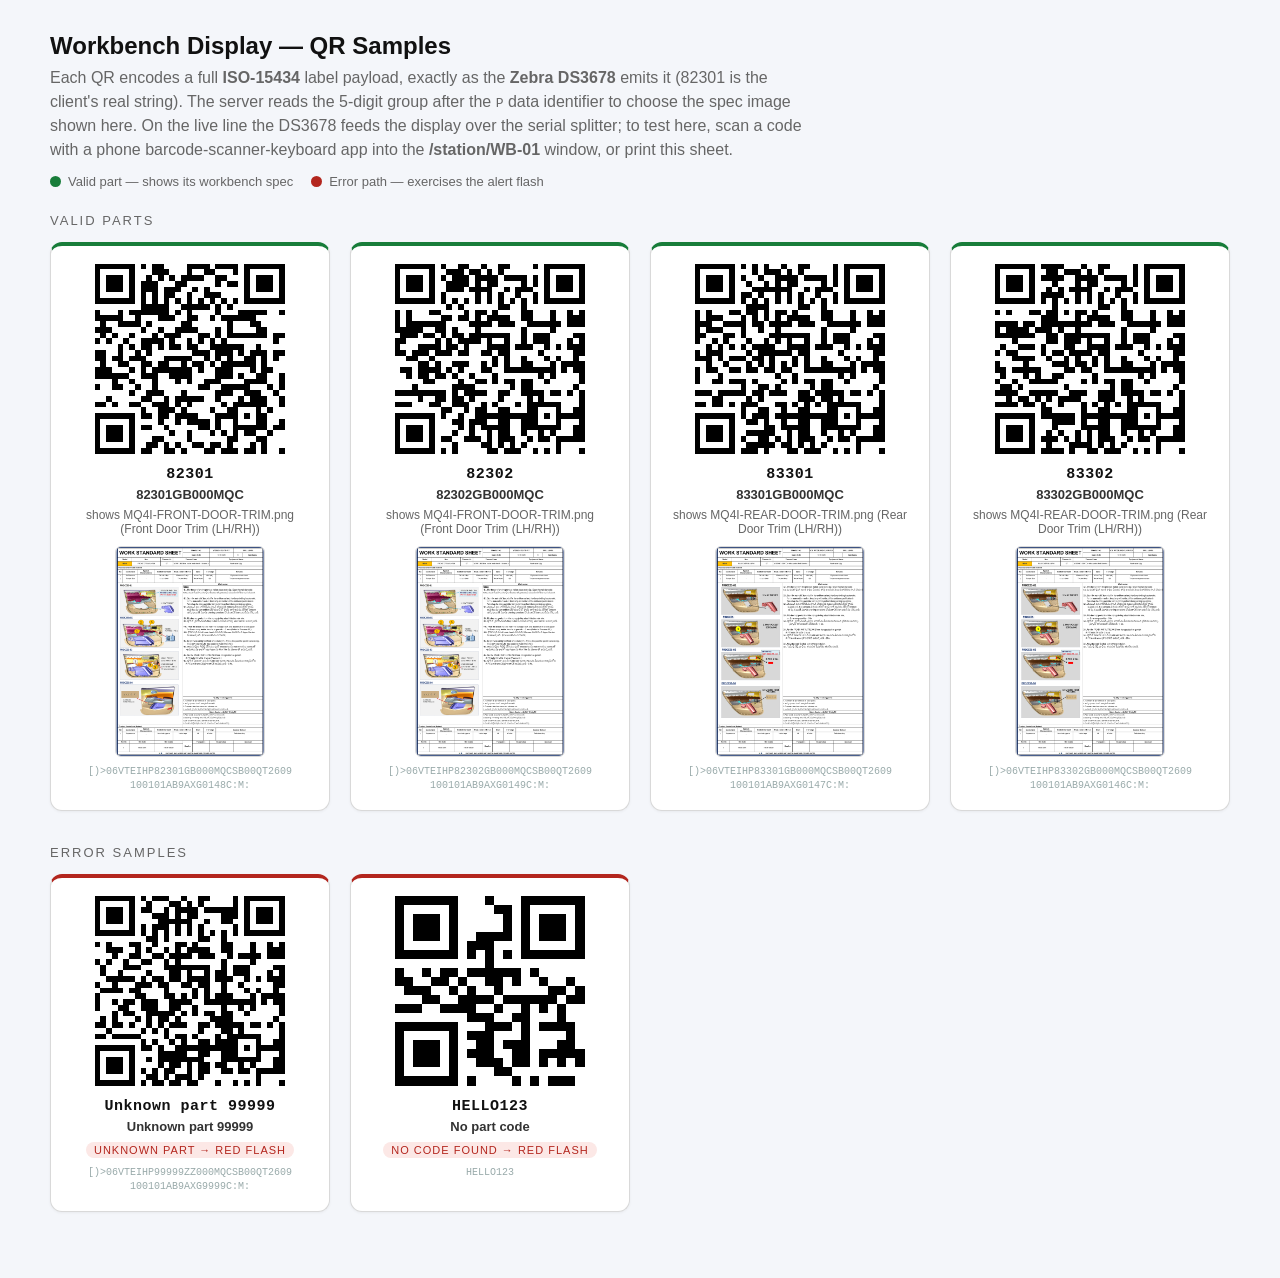
<file: static/barcodes.html>
<!DOCTYPE html>
<html lang="en">
<head>
  <meta charset="UTF-8" />
  <title>Workbench Display — QR Samples</title>
  <script src="/static/qrcode.min.js"></script>
  <style>
    :root { --ink:#111; --muted:#666; --line:#d9d9d9; --green:#187d3a; --red:#b3261e; }
    * { box-sizing: border-box; }
    body { font-family: -apple-system, "Segoe UI", Arial, sans-serif; background:#f4f6fa; color:var(--ink); margin:0; padding:32px; }
    .wrap { max-width:1180px; margin:0 auto; }
    h1 { font-size:24px; margin:0 0 6px; }
    p.note { color:var(--muted); max-width:760px; line-height:1.5; margin:0 0 8px; }
    .legend { display:flex; gap:18px; font-size:13px; color:var(--muted); margin:12px 0 24px; }
    .legend span { display:inline-flex; align-items:center; gap:7px; }
    .dot { width:11px; height:11px; border-radius:50%; }
    .dot.g { background:var(--green); } .dot.r { background:var(--red); }

    .section-title { font-size:13px; letter-spacing:2px; text-transform:uppercase; color:var(--muted); margin:8px 0 14px; }
    .grid { display:grid; grid-template-columns:repeat(auto-fill, minmax(250px,1fr)); gap:20px; margin-bottom:34px; }

    .card {
      background:#fff; border:1px solid var(--line); border-radius:12px;
      padding:18px; text-align:center; box-shadow:0 1px 3px rgba(0,0,0,0.05);
      display:flex; flex-direction:column; align-items:center;
    }
    .card.valid { border-top:4px solid var(--green); }
    .card.err   { border-top:4px solid var(--red); }
    .qr { width:190px; height:190px; display:flex; align-items:center; justify-content:center; }
    .qr img, .qr canvas { width:190px !important; height:190px !important; }
    .code { font-family:"Courier New", monospace; font-size:15px; font-weight:700; margin-top:12px; letter-spacing:0.5px; word-break:break-all; }
    .part { font-size:13px; color:#333; margin-top:4px; font-weight:600; }
    .maps { font-size:12px; color:var(--muted); margin-top:6px; }
    .payload { font-family:"Courier New", monospace; font-size:10px; color:#9aa; margin-top:8px; word-break:break-all; max-width:210px; line-height:1.35; }
    .thumb { margin-top:10px; width:150px; border:1px solid var(--line); border-radius:6px; }
    .badge { font-size:11px; letter-spacing:1px; text-transform:uppercase; padding:2px 8px; border-radius:999px; margin-top:8px; }
    .valid .badge { background:#e6f4ea; color:var(--green); }
    .err .badge { background:#fce8e6; color:var(--red); }

    @media print {
      body { background:#fff; padding:0; }
      .card { break-inside:avoid; box-shadow:none; }
      .thumb { display:none; }   /* save ink — the QR + code are what gets scanned */
      .note, .legend { color:#333; }
    }
  </style>
</head>
<body>
  <div class="wrap">
    <h1>Workbench Display — QR Samples</h1>
    <p class="note">
      Each QR encodes a full <b>ISO-15434</b> label payload, exactly as the <b>Zebra DS3678</b> emits it
      (82301 is the client's real string). The server reads the 5-digit group after the <code>P</code>
      data identifier to choose the spec image shown here. On the live line the DS3678 feeds the display
      over the serial splitter; to test here, scan a code with a phone barcode-scanner-keyboard app into
      the <b>/station/WB-01</b> window, or print this sheet.
    </p>
    <div class="legend">
      <span><span class="dot g"></span> Valid part — shows its workbench spec</span>
      <span><span class="dot r"></span> Error path — exercises the alert flash</span>
    </div>

    <div class="section-title">Valid parts</div>
    <div class="grid" id="gridValid"></div>

    <div class="section-title">Error samples</div>
    <div class="grid" id="gridErr"></div>
  </div>

  <script>
    // Each sample: the exact string the scanner "types", plus (for valid parts)
    // the 5-digit code, the mapped spec image, and the door position it shows.
    // Full ISO-15434 payloads, in the exact shape the Zebra DS3678 emits
    // (82301 is the client's real label string). The server extracts the
    // 5-digit group after the "P" data identifier to pick the spec image.
    const samples = [
      { raw:"[)>06VTEIHP82301GB000MQCSB00QT2609100101AB9AXG0148C:M:", code:"82301", part:"82301GB000MQC", img:"assets/MQ4I-FRONT-DOOR-TRIM.png", pos:"Front Door Trim (LH/RH)", cls:"valid" },
      { raw:"[)>06VTEIHP82302GB000MQCSB00QT2609100101AB9AXG0149C:M:", code:"82302", part:"82302GB000MQC", img:"assets/MQ4I-FRONT-DOOR-TRIM.png", pos:"Front Door Trim (LH/RH)", cls:"valid" },
      { raw:"[)>06VTEIHP83301GB000MQCSB00QT2609100101AB9AXG0147C:M:", code:"83301", part:"83301GB000MQC", img:"assets/MQ4I-REAR-DOOR-TRIM.png", pos:"Rear Door Trim (LH/RH)", cls:"valid" },
      { raw:"[)>06VTEIHP83302GB000MQCSB00QT2609100101AB9AXG0146C:M:", code:"83302", part:"83302GB000MQC", img:"assets/MQ4I-REAR-DOOR-TRIM.png", pos:"Rear Door Trim (LH/RH)", cls:"valid" },
      { raw:"[)>06VTEIHP99999ZZ000MQCSB00QT2609100101AB9AXG9999C:M:", part:"Unknown part 99999", note:"unknown part → red flash", cls:"err" },
      { raw:"HELLO123", part:"No part code", note:"no code found → red flash", cls:"err" },
    ];

    function makeCard(s) {
      const card = document.createElement("div");
      card.className = "card " + s.cls;

      const qr = document.createElement("div");
      qr.className = "qr";
      card.appendChild(qr);
      new QRCode(qr, { text: s.raw, width: 190, height: 190, correctLevel: QRCode.CorrectLevel.M });

      const code = document.createElement("div");
      code.className = "code";
      code.textContent = s.cls === "valid" ? s.code : (s.raw.length <= 14 ? s.raw : s.part);
      card.appendChild(code);

      const part = document.createElement("div");
      part.className = "part"; part.textContent = s.part;
      card.appendChild(part);

      if (s.cls === "valid") {
        const maps = document.createElement("div");
        maps.className = "maps";
        maps.textContent = `shows ${s.img.replace("assets/", "")} (${s.pos})`;
        card.appendChild(maps);

        const thumb = document.createElement("img");
        thumb.className = "thumb"; thumb.src = "/" + s.img; thumb.alt = s.part;
        card.appendChild(thumb);
      } else {
        const badge = document.createElement("div");
        badge.className = "badge"; badge.textContent = s.note;
        card.appendChild(badge);
      }

      const payload = document.createElement("div");
      payload.className = "payload"; payload.textContent = s.raw;
      card.appendChild(payload);
      return card;
    }

    const gv = document.getElementById("gridValid");
    const ge = document.getElementById("gridErr");
    samples.forEach(s => (s.cls === "valid" ? gv : ge).appendChild(makeCard(s)));
  </script>
</body>
</html>
</file>
